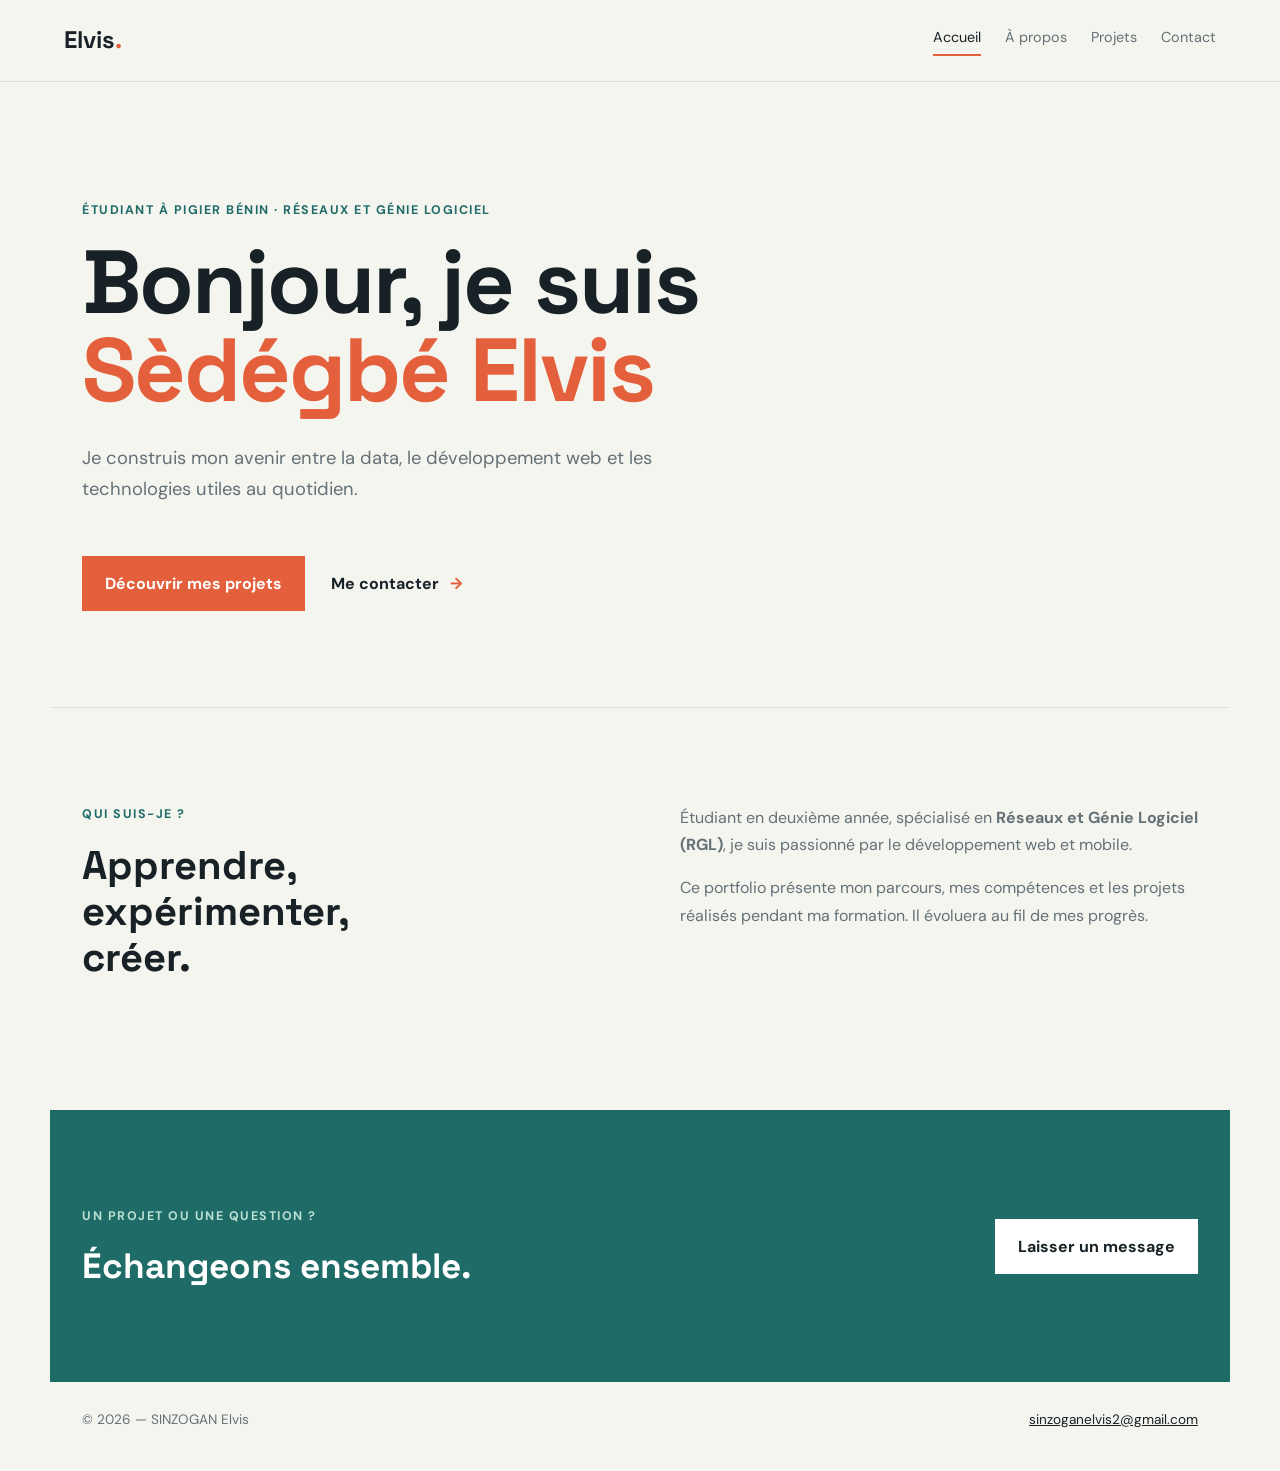
<file: index.html>
<!DOCTYPE html>
<html lang="fr">
<head>
    <meta charset="UTF-8">
    <meta name="viewport" content="width=device-width, initial-scale=1.0">
    <meta name="description" content="Portfolio de Sèdégbé Elvis, étudiant en Data Science et développeur web et mobile.">
    <link rel="stylesheet" href="style.css">
    <title>Elvis | Portfolio</title>
</head>
<body>
   <header class="en-tete-site">
      <a class="logo" href="index.html">Elvis<span>.</span></a>
      <input class="case-menu" type="checkbox" id="menu-toggle" aria-label="Ouvrir le menu">
      <label class="bouton-menu" for="menu-toggle" aria-label="Afficher la navigation">
         <span></span><span></span><span></span>
      </label>
      <nav aria-label="Navigation principale">
         <a class="actif" href="index.html">Accueil</a>
         <a href="A-propos.html">À propos</a>
         <a href="Projets.html">Projets</a>
         <a href="Contact.html">Contact</a>
      </nav>
   </header>

   <main>
      <section class="hero-accueil conteneur-section">
         <p class="surtitre">Étudiant à Pigier Bénin · Réseaux et Génie Logiciel</p>
         <h1>Bonjour, je suis<br><span>Sèdégbé Elvis</span></h1>
         <p class="introduction">Je construis mon avenir entre la data, le développement web et les technologies utiles au quotidien.</p>
         <div class="actions">
            <a class="bouton" href="Projets.html">Découvrir mes projets</a>
            <a class="lien-texte" href="Contact.html">Me contacter <span aria-hidden="true">→</span></a>
         </div>
      </section>

      <section class="conteneur-section section-partagee">
         <div>
            <p class="surtitre">Qui suis-je ?</p>
            <h2>Apprendre, expérimenter, créer.</h2>
         </div>
         <div>
            <p>Étudiant en deuxième année, spécialisé en <strong>Réseaux et Génie Logiciel (RGL)</strong>, je suis passionné par le développement web et mobile.</p>
            <p>Ce portfolio présente mon parcours, mes compétences et les projets réalisés pendant ma formation. Il évoluera au fil de mes progrès.</p>
         </div>
      </section>

      <section class="conteneur-section panneau-contact">
         <div>
            <p class="surtitre">Un projet ou une question ?</p>
            <h2>Échangeons ensemble.</h2>
         </div>
         <a class="bouton bouton-clair" href="Contact.html">Laisser un message</a>
      </section>
   </main>

   <footer class="pied-site">
      <p>&copy; 2026 — SINZOGAN Elvis</p>
      <a href="mailto:sinzoganelvis2@gmail.com">sinzoganelvis2@gmail.com</a>
   </footer>
</body>
</html>
</file>
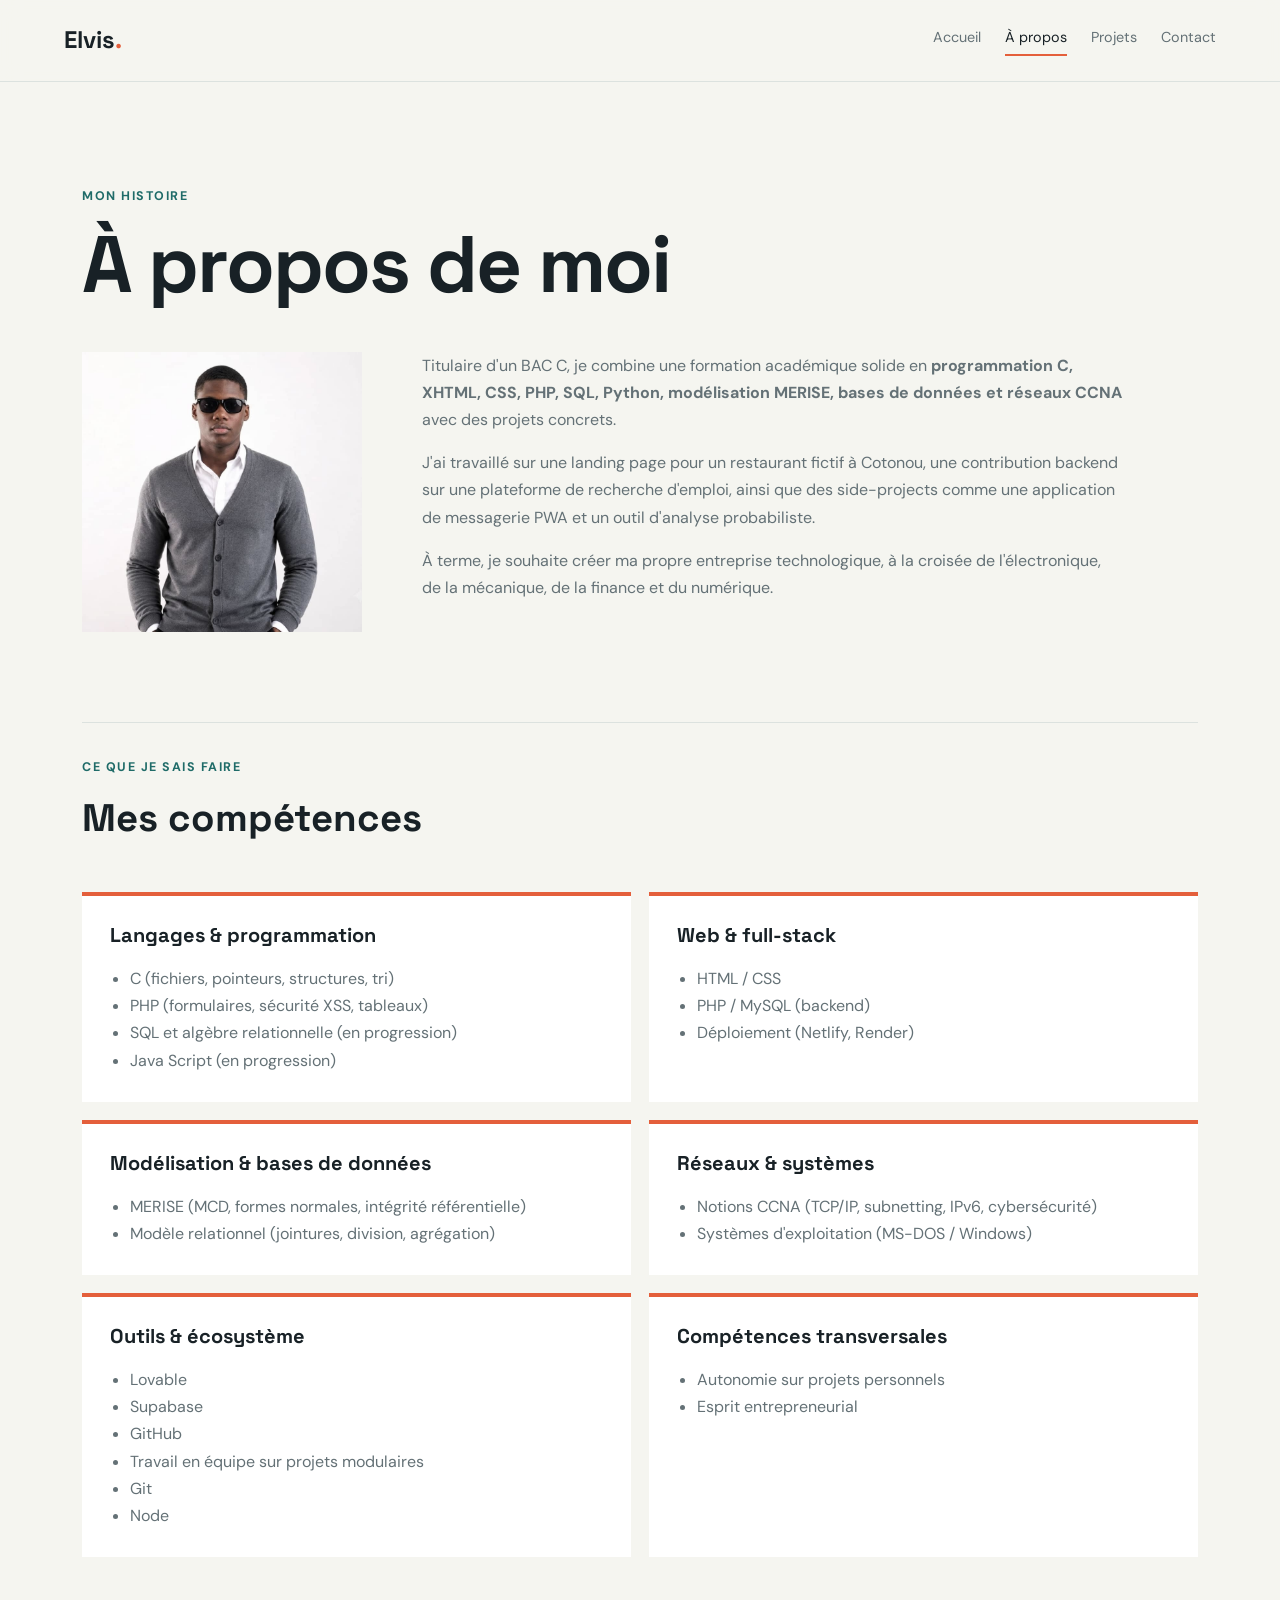
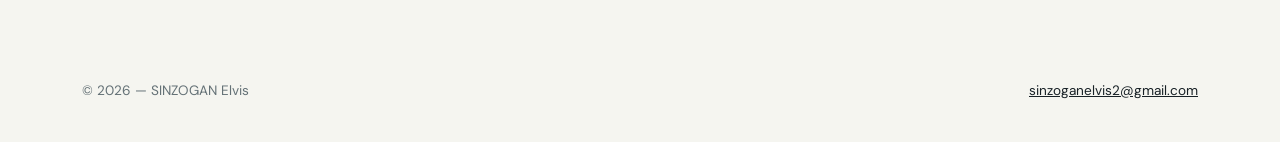
<file: A-propos.html>
<!DOCTYPE html>
<html lang="fr">
<head>
    <meta charset="UTF-8">
    <meta name="viewport" content="width=device-width, initial-scale=1.0">
    <meta name="description" content="Le parcours, les compétences et les objectifs de Sèdégbé Elvis.">
    <link rel="stylesheet" href="style.css">
    <title>À propos | Elvis</title>
</head>
<body>
    <header class="en-tete-site">
        <a class="logo" href="index.html">Elvis<span>.</span></a>
        <input class="case-menu" type="checkbox" id="menu-toggle" aria-label="Ouvrir le menu">
        <label class="bouton-menu" for="menu-toggle" aria-label="Afficher la navigation">
            <span></span><span></span><span></span>
        </label>
        <nav aria-label="Navigation principale">
            <a href="index.html">Accueil</a>
            <a class="actif" href="A-propos.html">À propos</a>
            <a href="Projets.html">Projets</a>
            <a href="Contact.html">Contact</a>
        </nav>
    </header>

    <main class="conteneur-section contenu-page">
        <p class="surtitre">Mon histoire</p>
        <h1>À propos de moi</h1>

        <section class="section-profil">
            <img class="image-profil" src="Image.jpeg" alt="Portrait de Sèdégbé Elvis">
            <div>
                <p>Titulaire d'un BAC C, je combine une formation académique solide en <strong>programmation C, XHTML, CSS, PHP, SQL, Python, modélisation MERISE, bases de données et réseaux CCNA</strong> avec des projets concrets.</p>
                <p>J'ai travaillé sur une landing page pour un restaurant fictif à Cotonou, une contribution backend sur une plateforme de recherche d'emploi, ainsi que des side-projects comme une application de messagerie PWA et un outil d'analyse probabiliste.</p>
                <p>À terme, je souhaite créer ma propre entreprise technologique, à la croisée de l'électronique, de la mécanique, de la finance et du numérique.</p>
            </div>
        </section>

        <section class="bloc-apropos">
            <p class="surtitre">Ce que je sais faire</p>
            <h2>Mes compétences</h2>
            <div class="grille-competences">
                <article class="carte-competence">
                    <h3>Langages &amp; programmation</h3>
                    <ul>
                        <li>C (fichiers, pointeurs, structures, tri)</li>
                        <li>PHP (formulaires, sécurité XSS, tableaux)</li>
                        <li>SQL et algèbre relationnelle (en progression)</li>
                        <li>Java Script (en progression)</li>
                    </ul>
                </article>
                <article class="carte-competence">
                    <h3>Web &amp; full-stack</h3>
                    <ul>
                        <li>HTML / CSS</li>
                        <li>PHP / MySQL (backend)</li>
                        <li>Déploiement (Netlify, Render)</li>
                    </ul>
                </article>
                <article class="carte-competence">
                    <h3>Modélisation &amp; bases de données</h3>
                    <ul>
                        <li>MERISE (MCD, formes normales, intégrité référentielle)</li>
                        <li>Modèle relationnel (jointures, division, agrégation)</li>
                    </ul>
                </article>
                <article class="carte-competence">
                    <h3>Réseaux &amp; systèmes</h3>
                    <ul>
                        <li>Notions CCNA (TCP/IP, subnetting, IPv6, cybersécurité)</li>
                        <li>Systèmes d'exploitation (MS-DOS / Windows)</li>
                    </ul>
                </article>
                <article class="carte-competence">
                    <h3>Outils &amp; écosystème</h3>
                    <ul>
                        <li>Lovable</li>
                        <li>Supabase</li>
                        <li>GitHub</li>
                        <li>Travail en équipe sur projets modulaires</li>
                        <li>Git</li>
                        <li>Node</li>
                    </ul>
                </article>
                <article class="carte-competence">
                    <h3>Compétences transversales</h3>
                    <ul>
                        <li>Autonomie sur projets personnels</li>
                        <li>Esprit entrepreneurial</li>
                    </ul>
                </article>
            </div>
        </section>
    </main>

    <footer class="pied-site">
        <p>&copy; 2026 — SINZOGAN Elvis</p>
        <a href="mailto:sinzoganelvis2@gmail.com">sinzoganelvis2@gmail.com</a>
    </footer>
</body>
</html>
</file>
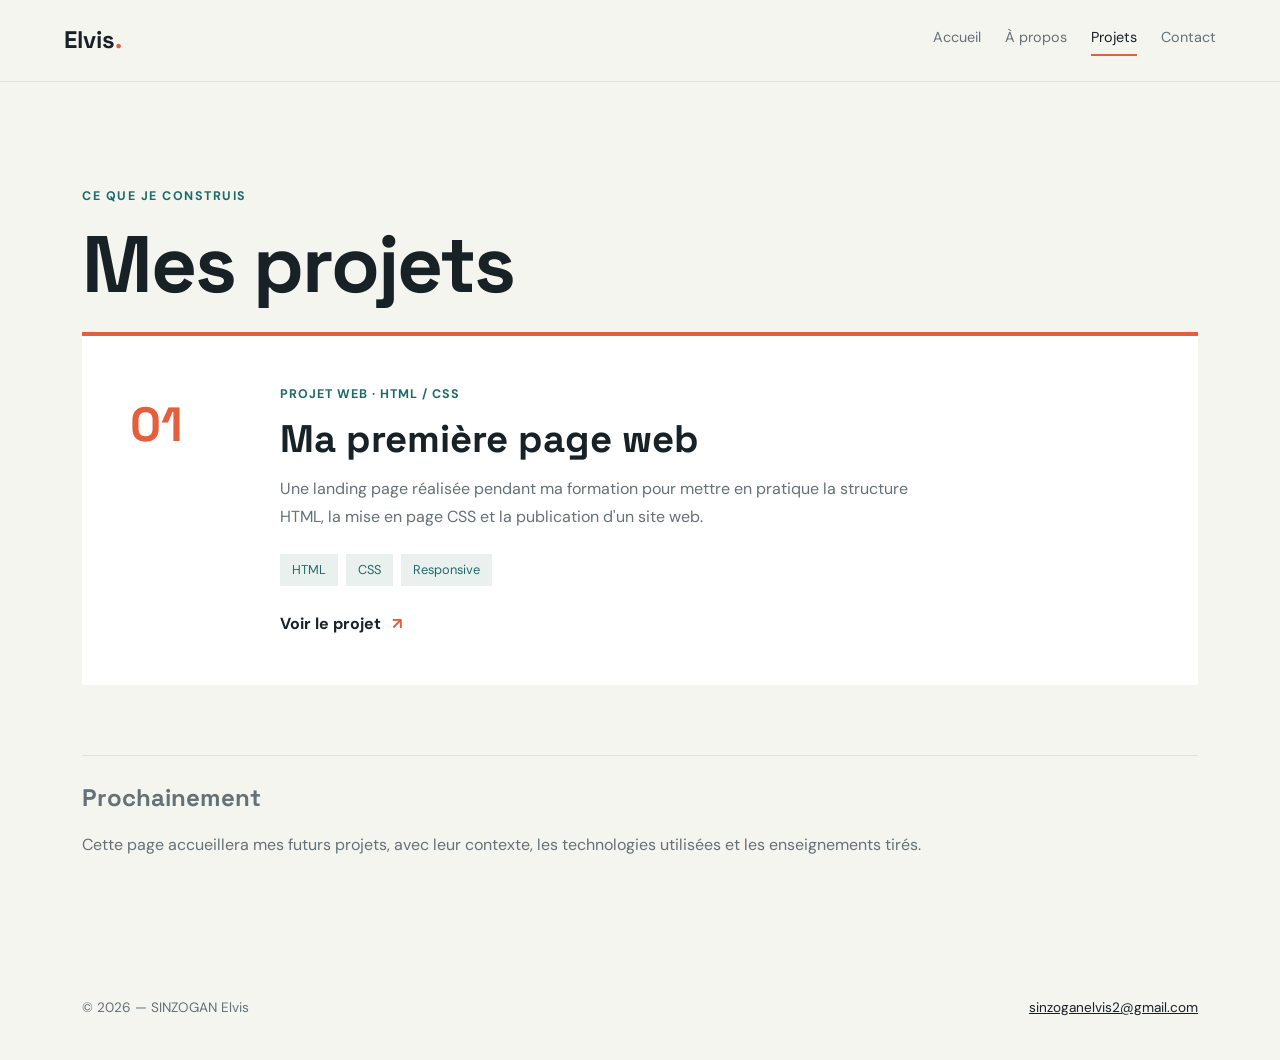
<file: Projets.html>
<!DOCTYPE html>
<html lang="fr">
<head>
    <meta charset="UTF-8">
    <meta name="viewport" content="width=device-width, initial-scale=1.0">
    <meta name="description" content="Les projets web et numériques réalisés par Sèdégbé Elvis.">
    <link rel="stylesheet" href="style.css">
    <title>Projets</title>
</head>
<body>

    <header class="en-tete-site">
        <a class="logo" href="index.html">Elvis<span>.</span></a>
                <input class="case-menu" type="checkbox" id="menu-toggle" aria-label="Ouvrir le menu">
                <label class="bouton-menu" for="menu-toggle" aria-label="Afficher la navigation">
                    <span></span><span></span><span></span>
                </label>
        <nav aria-label="Navigation principale">
          <a href="index.html">Accueil</a>
          <a href="A-propos.html">À propos</a>
          <a class="actif" href="Projets.html">Projets</a>
          <a href="Contact.html">Contact</a>
        </nav>
    </header>

    <main class="conteneur-section contenu-page">
        <p class="surtitre">Ce que je construis</p>
        <h1>Mes projets</h1>
        <article class="carte-projet">
            <div class="numero-projet">01</div>
            <div>
                <p class="type-projet">Projet web · HTML / CSS</p>
                <h2>Ma première page web</h2>
                <p>Une landing page réalisée pendant ma formation pour mettre en pratique la structure HTML, la mise en page CSS et la publication d'un site web.</p>
                <div class="liste-tags"><span>HTML</span><span>CSS</span><span>Responsive</span></div>
                <a class="lien-texte" href="https://monpremierprojet-78ng.onrender.com" target="_blank" rel="noopener noreferrer">Voir le projet <span aria-hidden="true">↗</span></a>
            </div>
        </article>
        <section class="prochains-projets">
            <h2>Prochainement</h2>
            <p>Cette page accueillera mes futurs projets, avec leur contexte, les technologies utilisées et les enseignements tirés.</p>
        </section>
    </main>
    <footer class="pied-site"><p>&copy; 2026 — SINZOGAN Elvis</p><a href="mailto:sinzoganelvis2@gmail.com">sinzoganelvis2@gmail.com</a></footer>

</body>
</html>
</file>
<file: style.css>
@import url('https://fonts.googleapis.com/css2?family=DM+Sans:wght@400;500;700&family=Space+Grotesk:wght@500;600;700&display=swap');

:root {
	--ink: #182126;
	--muted: #647176;
	--paper: #f5f5f0;
	--surface: #ffffff;
	--line: #dce2df;
	--accent: #e45f3b;
	--accent-dark: #b84427;
	--teal: #1f6b68;
}

* { box-sizing: border-box; }

html { scroll-behavior: smooth; }

body {
	margin: 0;
	padding-top: 90px;
	color: var(--ink);
	background: var(--paper);
	font-family: 'DM Sans', sans-serif;
	line-height: 1.7;
}

h1, h2, p { margin-top: 0; }
h1, h2, .logo { font-family: 'Space Grotesk', sans-serif; }
h1 { max-width: 800px; margin-bottom: 28px; font-size: clamp(2.8rem, 7vw, 6.5rem); line-height: .98; letter-spacing: -2px; }
h1 span { color: var(--accent); }
h2 { line-height: 1.15; }
a { color: inherit; }

.en-tete-site {
	position: fixed;
	top: 0;
	left: 0;
	z-index: 1000;
	width: 100%;
	display: flex;
	align-items: center;
	justify-content: space-between;
	padding: 20px clamp(20px, 5vw, 80px);
	background: rgba(245, 245, 240, .94);
	box-shadow: 0 1px 0 var(--line);
	backdrop-filter: blur(10px);
}

.logo { color: var(--ink); font-size: 1.5rem; font-weight: 700; text-decoration: none; }
.logo span { color: var(--accent); }
nav { display: flex; flex-wrap: wrap; gap: 24px; }
nav a { color: var(--muted); font-size: .9rem; text-decoration: none; }
nav a:hover, nav a.actif { color: var(--ink); }
nav a.actif { border-bottom: 2px solid var(--accent); padding-bottom: 5px; }
.case-menu { position: absolute; width: 1px; height: 1px; opacity: 0; }
.bouton-menu { display: none; }

.conteneur-section { max-width: 1180px; margin: auto; padding: 96px 32px; }
.hero-accueil { min-height: 66vh; padding-top: 110px; display: flex; flex-direction: column; justify-content: center; }
.surtitre { margin-bottom: 18px; color: var(--teal); font-size: .78rem; font-weight: 700; letter-spacing: 1.5px; text-transform: uppercase; }
.introduction, .introduction-contact { max-width: 620px; color: var(--muted); font-size: 1.15rem; }
.actions { display: flex; align-items: center; flex-wrap: wrap; gap: 26px; margin-top: 32px; }
.bouton { display: inline-block; padding: 13px 22px; border: 1px solid var(--accent); background: var(--accent); color: #fff; text-decoration: none; font-weight: 700; }
.bouton:hover { background: var(--accent-dark); border-color: var(--accent-dark); }
.bouton-clair { background: var(--surface); color: var(--ink); border-color: var(--surface); }
.lien-texte { color: var(--ink); font-weight: 700; text-decoration: none; }
.lien-texte span { color: var(--accent); margin-left: 7px; }

.section-partagee { display: grid; grid-template-columns: 1fr 1fr; gap: 80px; border-top: 1px solid var(--line); }
.section-partagee h2 { max-width: 380px; font-size: 2.5rem; }
.section-partagee div:last-child { color: var(--muted); }
.panneau-contact { display: flex; align-items: center; justify-content: space-between; gap: 30px; background: var(--teal); color: #fff; }
.panneau-contact .surtitre { color: #b9e0d2; }
.panneau-contact h2 { margin-bottom: 0; font-size: 2.2rem; }
.pied-site { display: flex; justify-content: space-between; gap: 20px; max-width: 1180px; margin: auto; padding: 26px 32px 40px; color: var(--muted); font-size: .85rem; }
.pied-site p { margin: 0; }
.pied-site a { color: var(--ink); }

.contenu-page { min-height: 72vh; }
.contenu-page > h1 { font-size: clamp(3rem, 7vw, 5rem); }
.grille-competences { display: grid; grid-template-columns: repeat(2, 1fr); gap: 18px; margin-top: 52px; }
.carte-competence { padding: 28px; background: var(--surface); border-top: 4px solid var(--accent); }
.carte-competence h2 { margin-bottom: 18px; font-size: 1.25rem; }
.carte-competence ul { margin: 0; padding-left: 20px; color: var(--muted); }
.section-profil { display: grid; grid-template-columns: 280px 1fr; gap: 60px; align-items: start; margin-top: 48px; }
.image-profil { width: 100%; aspect-ratio: 1 / 1; object-fit: cover; filter: grayscale(20%); }
.section-profil p { max-width: 700px; color: var(--muted); }
.bloc-apropos { margin-top: 90px; padding-top: 34px; border-top: 1px solid var(--line); }
.bloc-apropos h2 { margin-bottom: 0; font-size: 2.4rem; }
.carte-competence h3 { margin: 0 0 18px; font-family: 'Space Grotesk', sans-serif; font-size: 1.25rem; line-height: 1.15; }
.carte-projet { display: grid; grid-template-columns: 110px 1fr; gap: 40px; padding: 48px; background: var(--surface); border-top: 4px solid var(--accent); }
.numero-projet { color: var(--accent); font-family: 'Space Grotesk', sans-serif; font-size: 3rem; font-weight: 700; }
.type-projet { color: var(--teal); font-size: .78rem; font-weight: 700; letter-spacing: 1px; text-transform: uppercase; }
.carte-projet h2 { margin-bottom: 14px; font-size: 2.4rem; }
.carte-projet p:not(.type-projet) { max-width: 650px; color: var(--muted); }
.liste-tags { display: flex; flex-wrap: wrap; gap: 8px; margin: 24px 0; }
.liste-tags span { padding: 5px 12px; background: #e9f0ed; color: var(--teal); font-size: .8rem; }
.prochains-projets { margin-top: 70px; padding-top: 28px; border-top: 1px solid var(--line); color: var(--muted); }
.grille-contact { display: grid; grid-template-columns: repeat(3, 1fr); gap: 16px; margin-top: 48px; }
.methode-contact { display: flex; flex-direction: column; gap: 8px; padding: 24px; background: var(--surface); text-decoration: none; }
.methode-contact span { color: var(--teal); font-size: .8rem; font-weight: 700; text-transform: uppercase; }
.methode-contact strong { overflow-wrap: anywhere; }
.methode-contact:hover { outline: 2px solid var(--accent); }
.formulaire-contact { max-width: 760px; margin-top: 70px; padding-top: 34px; border-top: 1px solid var(--line); }
.entete-formulaire { margin-bottom: 28px; }
.entete-formulaire .surtitre { margin-bottom: 8px; }
.entete-formulaire h2 { font-size: 2rem; }
.formulaire-contact label { display: block; margin: 18px 0 7px; font-weight: 700; }
.formulaire-contact input, .formulaire-contact textarea { width: 100%; padding: 13px 14px; border: 1px solid var(--line); border-radius: 0; background: var(--surface); color: var(--ink); font: inherit; }
.formulaire-contact textarea { resize: vertical; }
.formulaire-contact input:focus, .formulaire-contact textarea:focus { outline: 2px solid var(--accent); outline-offset: 1px; }
.formulaire-contact button { margin-top: 22px; cursor: pointer; font: inherit; }
.formulaire-contact button:disabled { cursor: wait; opacity: .65; }
.statut-formulaire { min-height: 28px; margin: 18px 0 0; color: var(--muted); }
.statut-formulaire.succes { color: var(--teal); }
.statut-formulaire.erreur { color: var(--accent-dark); }

@media (max-width: 700px) {
	body { padding-top: 78px; }
	.en-tete-site { align-items: flex-start; flex-wrap: wrap; gap: 18px; padding: 18px 20px; }
	.bouton-menu { display: flex; width: 34px; height: 34px; margin-left: auto; flex-direction: column; justify-content: center; gap: 5px; cursor: pointer; }
	.bouton-menu span { display: block; width: 26px; height: 2px; background: var(--ink); transition: transform .2s ease, opacity .2s ease; }
	.en-tete-site nav { display: none; width: 100%; flex-direction: column; gap: 12px; padding: 12px 0 4px; }
	#menu-toggle:checked ~ nav { display: flex; }
	#menu-toggle:checked + .bouton-menu span:nth-child(1) { transform: translateY(7px) rotate(45deg); }
	#menu-toggle:checked + .bouton-menu span:nth-child(2) { opacity: 0; }
	#menu-toggle:checked + .bouton-menu span:nth-child(3) { transform: translateY(-7px) rotate(-45deg); }
	.conteneur-section { padding: 68px 20px; }
	.hero-accueil { min-height: 70vh; padding-top: 70px; }
	.section-partagee, .section-profil, .grille-contact { grid-template-columns: 1fr; gap: 28px; }
	.section-partagee h2 { font-size: 2rem; }
	.panneau-contact { align-items: flex-start; flex-direction: column; }
	.grille-competences { grid-template-columns: 1fr; }
	.carte-projet { grid-template-columns: 1fr; gap: 12px; padding: 28px; }
	.carte-projet h2 { font-size: 2rem; }
	.pied-site { align-items: flex-start; flex-direction: column; padding: 24px 20px 32px; }
}
</file>
